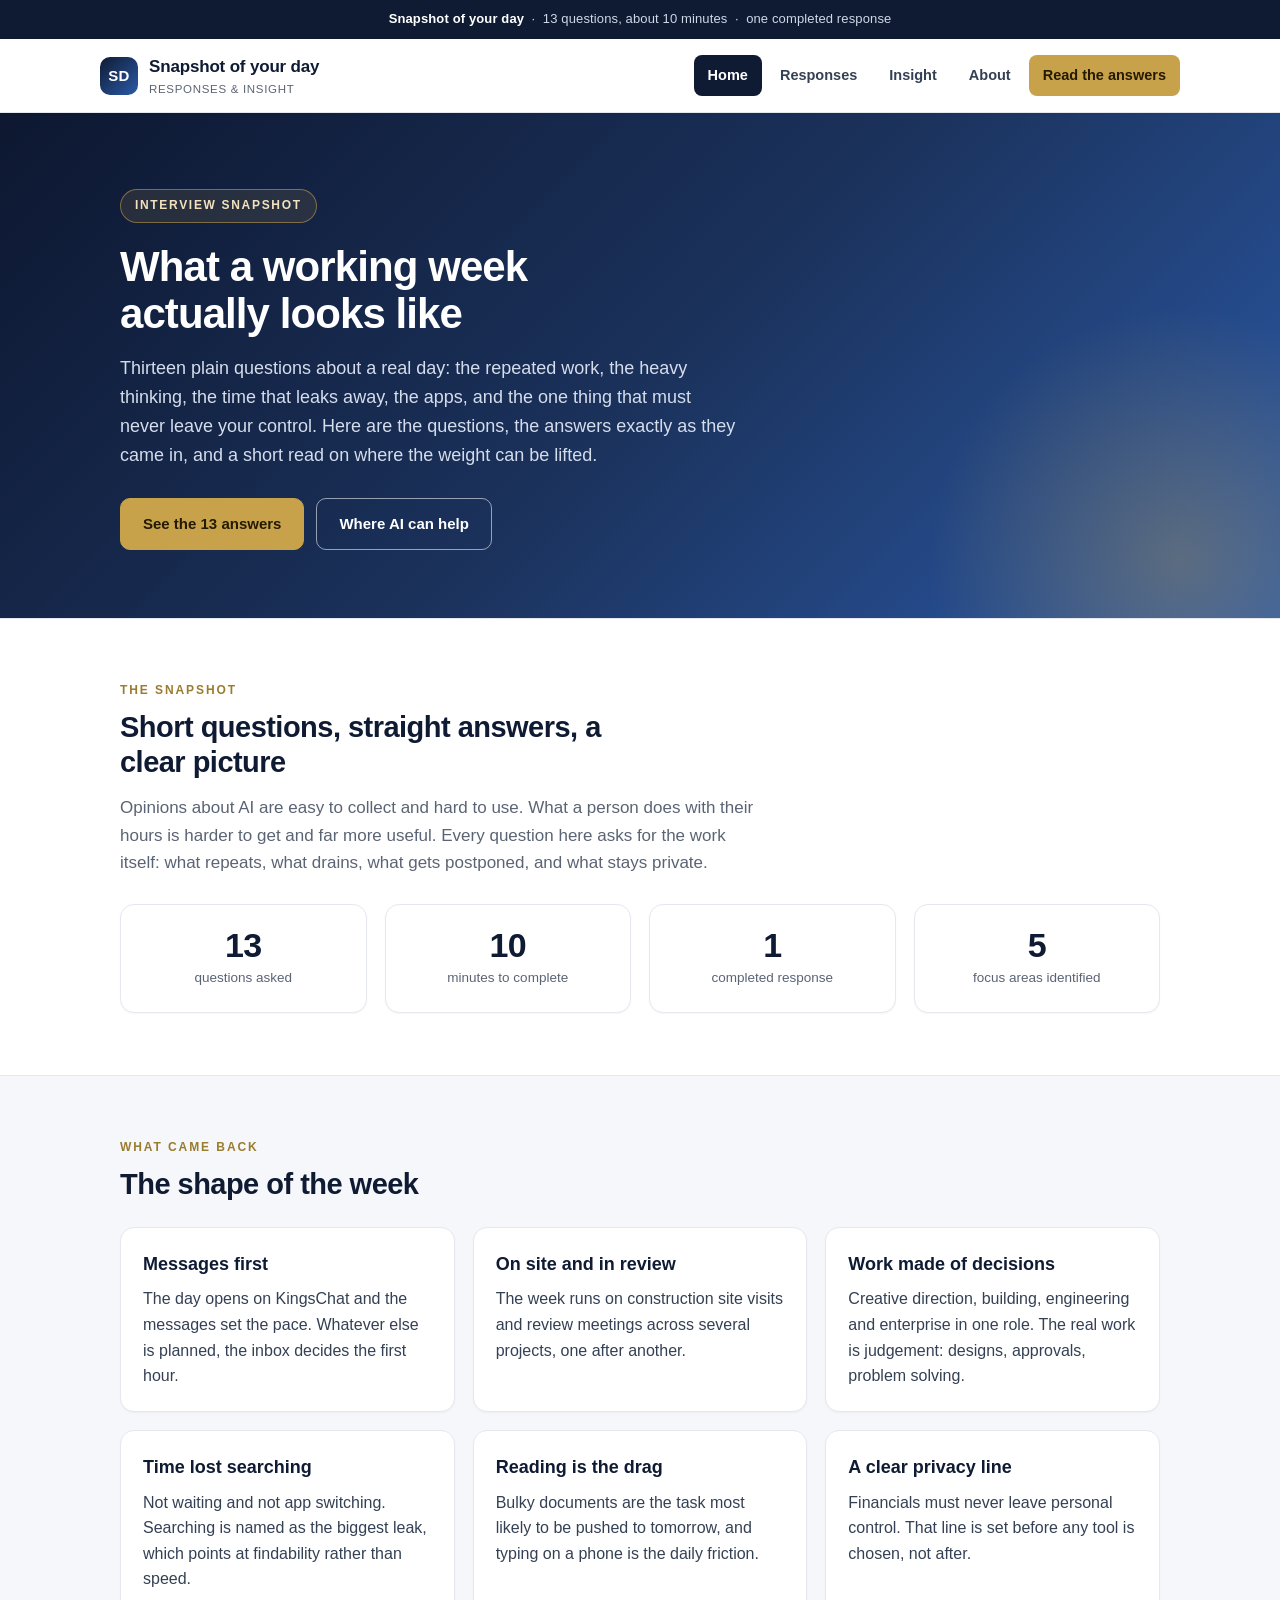
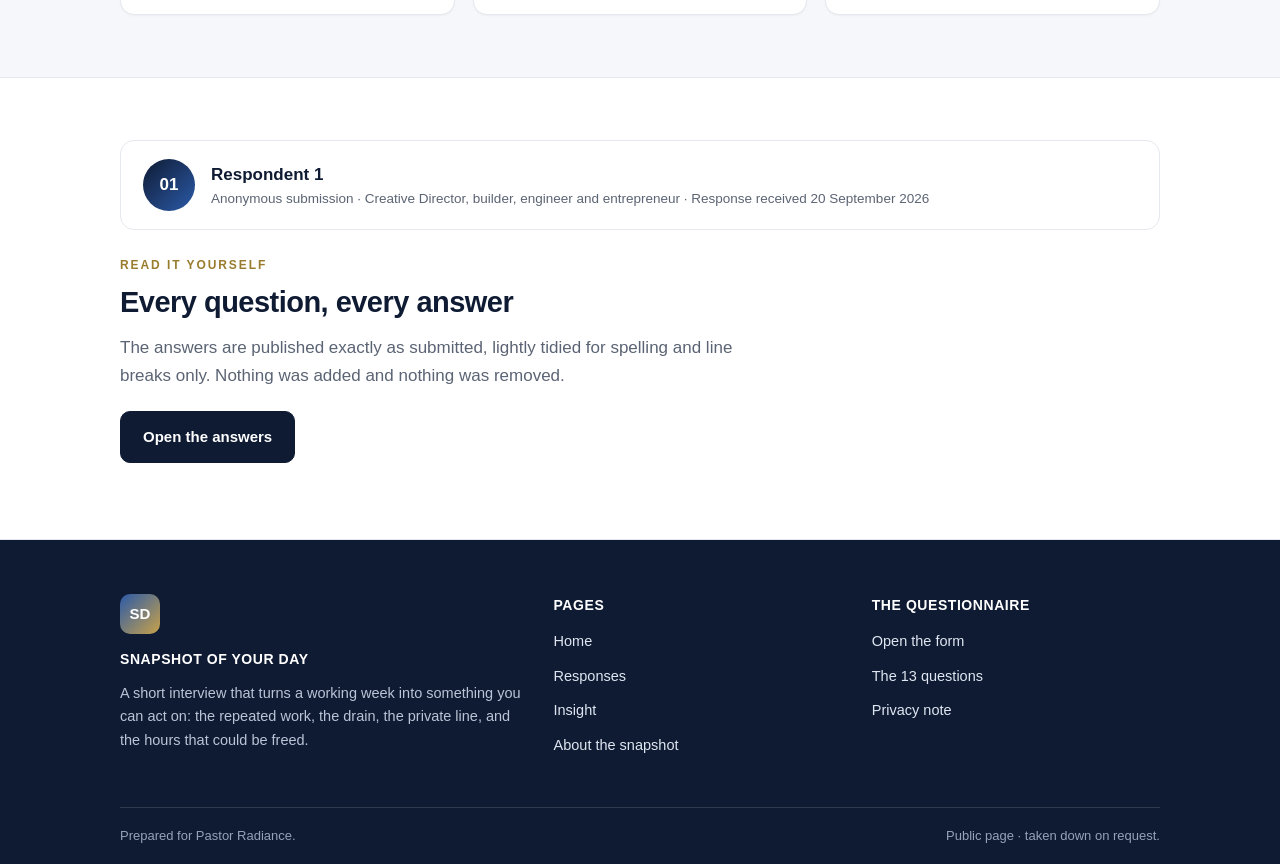
<file: index.html>
<!DOCTYPE html>
<html lang="en">
<head>
<meta charset="utf-8">
<meta name="viewport" content="width=device-width, initial-scale=1">
<title>Snapshot of your day — Responses</title>
<meta name="description" content="The questions, the answers and what they mean: a snapshot of how a working week is actually spent.">
<link rel="stylesheet" href="styles.css">
</head>
<body>

<div class="strip"><strong>Snapshot of your day</strong> &nbsp;·&nbsp; 13 questions, about 10 minutes &nbsp;·&nbsp; one completed response</div>

<header class="site-header">
  <div class="wrap bar">
    <a class="brand" href="index.html">
      <span class="mark">SD</span>
      <span>
        <span class="name">Snapshot of your day</span>
        <span class="tag">Responses &amp; insight</span>
      </span>
    </a>
    <nav class="menu">
      <ul>
        <li><a class="active" href="index.html">Home</a></li>
        <li><a href="responses.html">Responses</a></li>
        <li><a href="insights.html">Insight</a></li>
        <li><a href="about.html">About</a></li>
        <li><a class="cta" href="responses.html">Read the answers</a></li>
      </ul>
    </nav>
  </div>
</header>

<div class="hero">
  <div class="wrap">
    <span class="badge">Interview snapshot</span>
    <h1>What a working week actually looks like</h1>
    <p class="lead">Thirteen plain questions about a real day: the repeated work, the heavy thinking, the time that leaks away, the apps, and the one thing that must never leave your control. Here are the questions, the answers exactly as they came in, and a short read on where the weight can be lifted.</p>
    <div class="actions">
      <a class="btn btn--gold" href="responses.html">See the 13 answers</a>
      <a class="btn btn--ghost" href="insights.html">Where AI can help</a>
    </div>
  </div>
</div>

<section class="section--white">
  <div class="wrap">
    <p class="eyebrow">The snapshot</p>
    <h2>Short questions, straight answers, a clear picture</h2>
    <p class="sec-lead">Opinions about AI are easy to collect and hard to use. What a person does with their hours is harder to get and far more useful. Every question here asks for the work itself: what repeats, what drains, what gets postponed, and what stays private.</p>

    <div class="grid" style="margin-top:28px;grid-template-columns:repeat(auto-fit,minmax(190px,1fr))">
      <div class="card stat"><span class="n">13</span><span class="l">questions asked</span></div>
      <div class="card stat"><span class="n">10</span><span class="l">minutes to complete</span></div>
      <div class="card stat"><span class="n">1</span><span class="l">completed response</span></div>
      <div class="card stat"><span class="n">5</span><span class="l">focus areas identified</span></div>
    </div>
  </div>
</section>

<section>
  <div class="wrap">
    <p class="eyebrow">What came back</p>
    <h2>The shape of the week</h2>
    <div class="grid-3" style="margin-top:24px">
      <div class="card">
        <h3>Messages first</h3>
        <p>The day opens on KingsChat and the messages set the pace. Whatever else is planned, the inbox decides the first hour.</p>
      </div>
      <div class="card">
        <h3>On site and in review</h3>
        <p>The week runs on construction site visits and review meetings across several projects, one after another.</p>
      </div>
      <div class="card">
        <h3>Work made of decisions</h3>
        <p>Creative direction, building, engineering and enterprise in one role. The real work is judgement: designs, approvals, problem solving.</p>
      </div>
      <div class="card">
        <h3>Time lost searching</h3>
        <p>Not waiting and not app switching. Searching is named as the biggest leak, which points at findability rather than speed.</p>
      </div>
      <div class="card">
        <h3>Reading is the drag</h3>
        <p>Bulky documents are the task most likely to be pushed to tomorrow, and typing on a phone is the daily friction.</p>
      </div>
      <div class="card">
        <h3>A clear privacy line</h3>
        <p>Financials must never leave personal control. That line is set before any tool is chosen, not after.</p>
      </div>
    </div>
  </div>
</section>

<section class="section--white">
  <div class="wrap">
    <div class="person">
      <div class="avatar">01</div>
      <div>
        <div class="who">Respondent 1</div>
        <div class="meta">Anonymous submission · Creative Director, builder, engineer and entrepreneur · Response received 20 September 2026</div>
      </div>
    </div>
    <p class="eyebrow">Read it yourself</p>
    <h2>Every question, every answer</h2>
    <p class="sec-lead">The answers are published exactly as submitted, lightly tidied for spelling and line breaks only. Nothing was added and nothing was removed.</p>
    <p style="margin-top:22px"><a class="btn" href="responses.html">Open the answers</a></p>
  </div>
</section>

<footer class="site-footer">
  <div class="wrap">
    <div class="cols">
      <div>
        <div class="fmark">SD</div>
        <h4>Snapshot of your day</h4>
        <p>A short interview that turns a working week into something you can act on: the repeated work, the drain, the private line, and the hours that could be freed.</p>
      </div>
      <div>
        <h4>Pages</h4>
        <ul>
          <li><a href="index.html">Home</a></li>
          <li><a href="responses.html">Responses</a></li>
          <li><a href="insights.html">Insight</a></li>
          <li><a href="about.html">About the snapshot</a></li>
        </ul>
      </div>
      <div>
        <h4>The questionnaire</h4>
        <ul>
          <li><a href="https://radokuzor.github.io/snapshot-form/">Open the form</a></li>
          <li><a href="about.html#questions">The 13 questions</a></li>
          <li><a href="about.html#privacy">Privacy note</a></li>
        </ul>
      </div>
    </div>
    <div class="bar">
      <span>Prepared for Pastor Radiance.</span>
      <span>Public page · taken down on request.</span>
    </div>
  </div>
</footer>

</body>
</html>
</file>
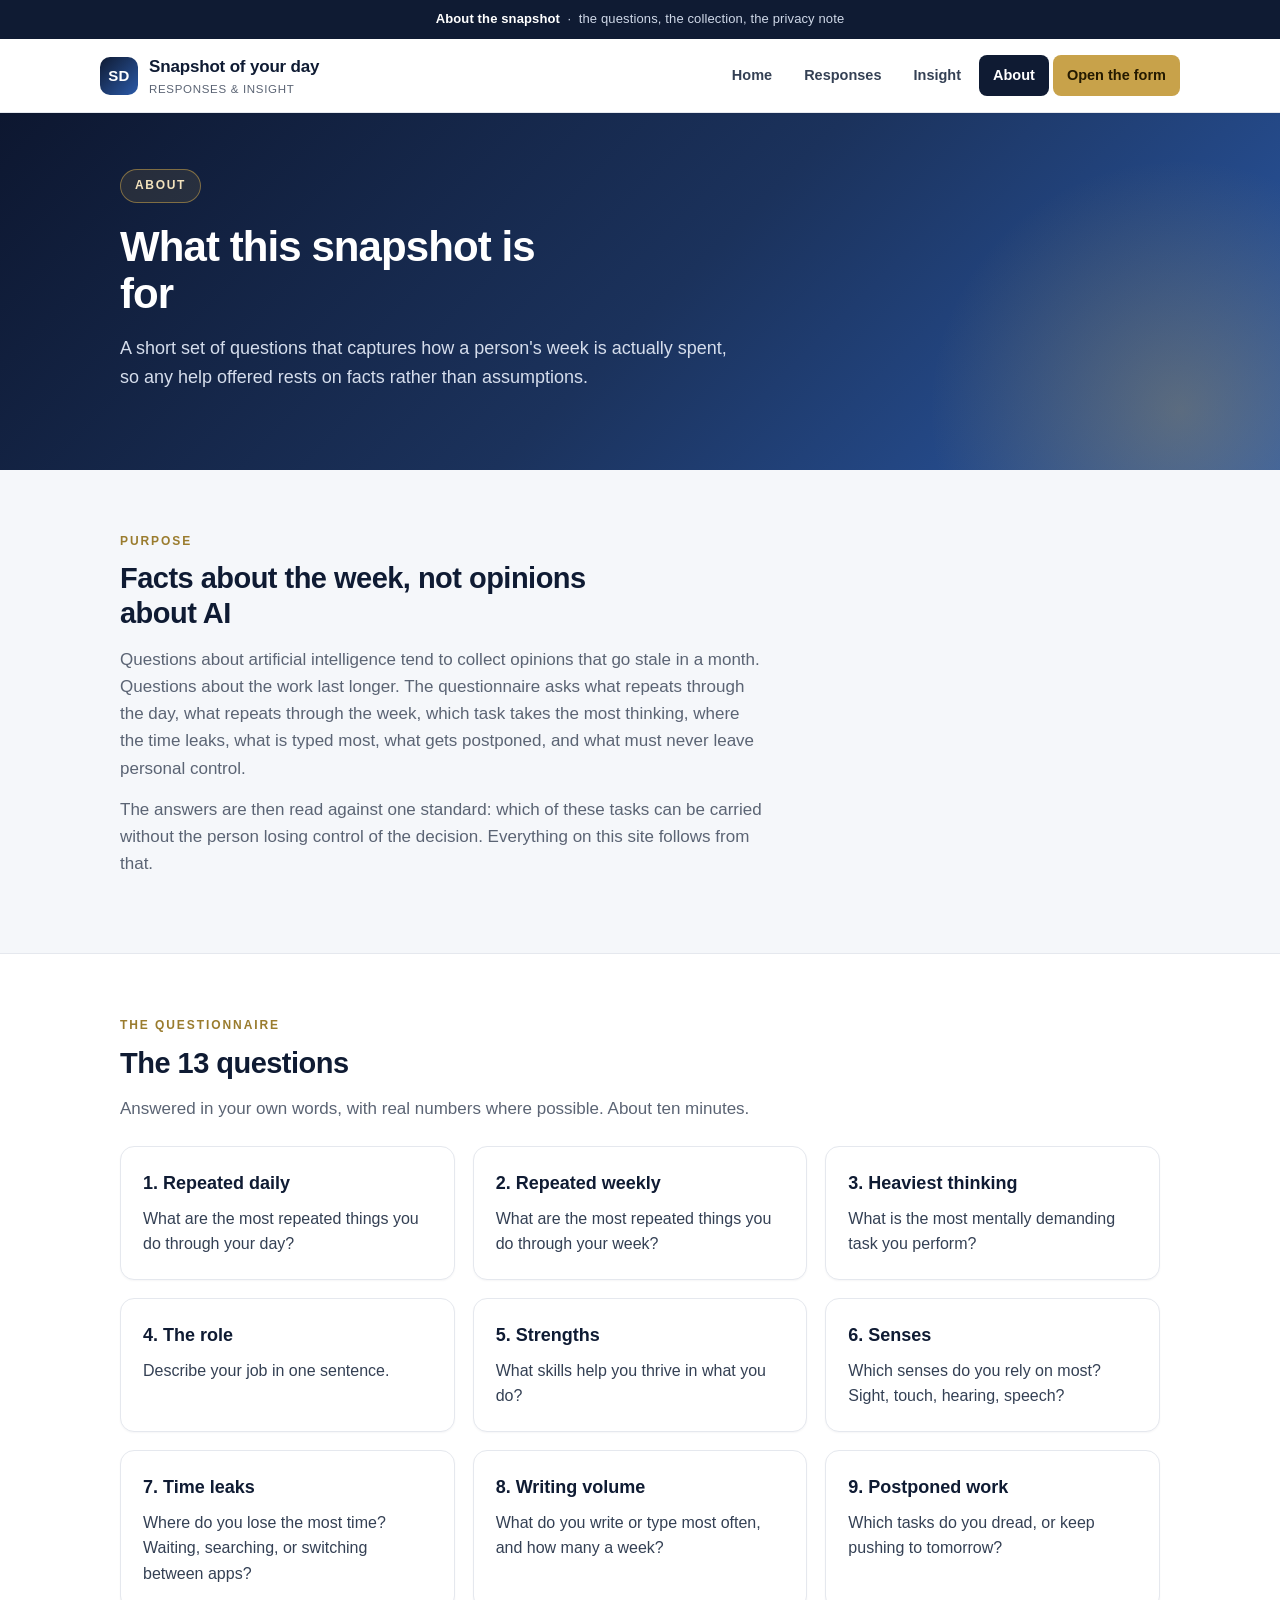
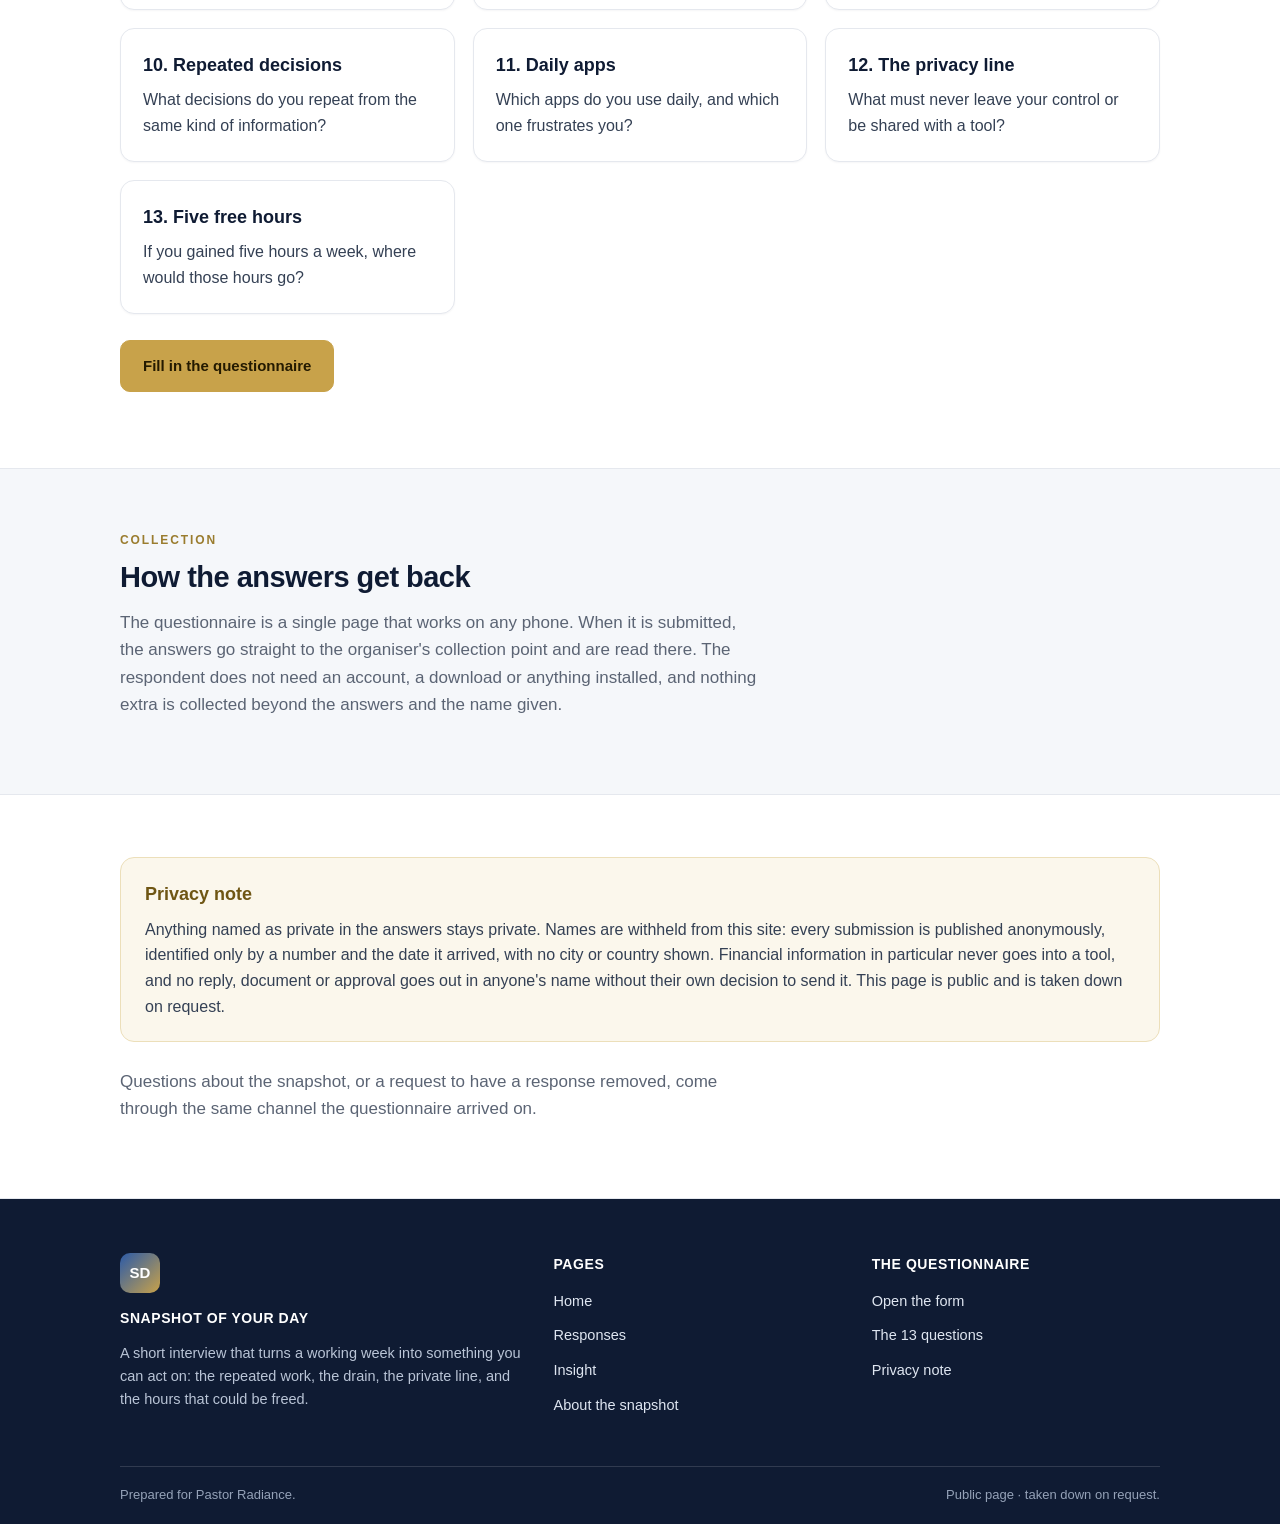
<file: about.html>
<!DOCTYPE html>
<html lang="en">
<head>
<meta charset="utf-8">
<meta name="viewport" content="width=device-width, initial-scale=1">
<title>About — Snapshot of your day</title>
<meta name="description" content="What the snapshot is, the 13 questions in full, how answers are collected and what stays private.">
<link rel="stylesheet" href="styles.css">
</head>
<body>

<div class="strip"><strong>About the snapshot</strong> &nbsp;·&nbsp; the questions, the collection, the privacy note</div>

<header class="site-header">
  <div class="wrap bar">
    <a class="brand" href="index.html">
      <span class="mark">SD</span>
      <span>
        <span class="name">Snapshot of your day</span>
        <span class="tag">Responses &amp; insight</span>
      </span>
    </a>
    <nav class="menu">
      <ul>
        <li><a href="index.html">Home</a></li>
        <li><a href="responses.html">Responses</a></li>
        <li><a href="insights.html">Insight</a></li>
        <li><a class="active" href="about.html">About</a></li>
        <li><a class="cta" href="https://radokuzor.github.io/snapshot-form/">Open the form</a></li>
      </ul>
    </nav>
  </div>
</header>

<div class="hero" style="padding:56px 0 50px">
  <div class="wrap">
    <span class="badge">About</span>
    <h1>What this snapshot is for</h1>
    <p class="lead">A short set of questions that captures how a person's week is actually spent, so any help offered rests on facts rather than assumptions.</p>
  </div>
</div>

<section>
  <div class="wrap">
    <p class="eyebrow">Purpose</p>
    <h2>Facts about the week, not opinions about AI</h2>
    <p class="sec-lead">Questions about artificial intelligence tend to collect opinions that go stale in a month. Questions about the work last longer. The questionnaire asks what repeats through the day, what repeats through the week, which task takes the most thinking, where the time leaks, what is typed most, what gets postponed, and what must never leave personal control.</p>
    <p class="sec-lead">The answers are then read against one standard: which of these tasks can be carried without the person losing control of the decision. Everything on this site follows from that.</p>
  </div>
</section>

<section class="section--white" id="questions">
  <div class="wrap">
    <p class="eyebrow">The questionnaire</p>
    <h2>The 13 questions</h2>
    <p class="sec-lead">Answered in your own words, with real numbers where possible. About ten minutes.</p>
    <div class="grid" style="margin-top:24px">
      <div class="card"><h3>1. Repeated daily</h3><p>What are the most repeated things you do through your day?</p></div>
      <div class="card"><h3>2. Repeated weekly</h3><p>What are the most repeated things you do through your week?</p></div>
      <div class="card"><h3>3. Heaviest thinking</h3><p>What is the most mentally demanding task you perform?</p></div>
      <div class="card"><h3>4. The role</h3><p>Describe your job in one sentence.</p></div>
      <div class="card"><h3>5. Strengths</h3><p>What skills help you thrive in what you do?</p></div>
      <div class="card"><h3>6. Senses</h3><p>Which senses do you rely on most? Sight, touch, hearing, speech?</p></div>
      <div class="card"><h3>7. Time leaks</h3><p>Where do you lose the most time? Waiting, searching, or switching between apps?</p></div>
      <div class="card"><h3>8. Writing volume</h3><p>What do you write or type most often, and how many a week?</p></div>
      <div class="card"><h3>9. Postponed work</h3><p>Which tasks do you dread, or keep pushing to tomorrow?</p></div>
      <div class="card"><h3>10. Repeated decisions</h3><p>What decisions do you repeat from the same kind of information?</p></div>
      <div class="card"><h3>11. Daily apps</h3><p>Which apps do you use daily, and which one frustrates you?</p></div>
      <div class="card"><h3>12. The privacy line</h3><p>What must never leave your control or be shared with a tool?</p></div>
      <div class="card"><h3>13. Five free hours</h3><p>If you gained five hours a week, where would those hours go?</p></div>
    </div>
    <p style="margin-top:26px"><a class="btn btn--gold" href="https://radokuzor.github.io/snapshot-form/">Fill in the questionnaire</a></p>
  </div>
</section>

<section>
  <div class="wrap">
    <p class="eyebrow">Collection</p>
    <h2>How the answers get back</h2>
    <p class="sec-lead">The questionnaire is a single page that works on any phone. When it is submitted, the answers go straight to the organiser's collection point and are read there. The respondent does not need an account, a download or anything installed, and nothing extra is collected beyond the answers and the name given.</p>
  </div>
</section>

<section class="section--white" id="privacy">
  <div class="wrap">
    <div class="callout">
      <h3>Privacy note</h3>
      <p>Anything named as private in the answers stays private. Names are withheld from this site: every submission is published anonymously, identified only by a number and the date it arrived, with no city or country shown. Financial information in particular never goes into a tool, and no reply, document or approval goes out in anyone's name without their own decision to send it. This page is public and is taken down on request.</p>
    </div>
    <p class="sec-lead" style="margin-top:26px">Questions about the snapshot, or a request to have a response removed, come through the same channel the questionnaire arrived on.</p>
  </div>
</section>

<footer class="site-footer">
  <div class="wrap">
    <div class="cols">
      <div>
        <div class="fmark">SD</div>
        <h4>Snapshot of your day</h4>
        <p>A short interview that turns a working week into something you can act on: the repeated work, the drain, the private line, and the hours that could be freed.</p>
      </div>
      <div>
        <h4>Pages</h4>
        <ul>
          <li><a href="index.html">Home</a></li>
          <li><a href="responses.html">Responses</a></li>
          <li><a href="insights.html">Insight</a></li>
          <li><a href="about.html">About the snapshot</a></li>
        </ul>
      </div>
      <div>
        <h4>The questionnaire</h4>
        <ul>
          <li><a href="https://radokuzor.github.io/snapshot-form/">Open the form</a></li>
          <li><a href="about.html#questions">The 13 questions</a></li>
          <li><a href="about.html#privacy">Privacy note</a></li>
        </ul>
      </div>
    </div>
    <div class="bar">
      <span>Prepared for Pastor Radiance.</span>
      <span>Public page · taken down on request.</span>
    </div>
  </div>
</footer>

</body>
</html>
</file>
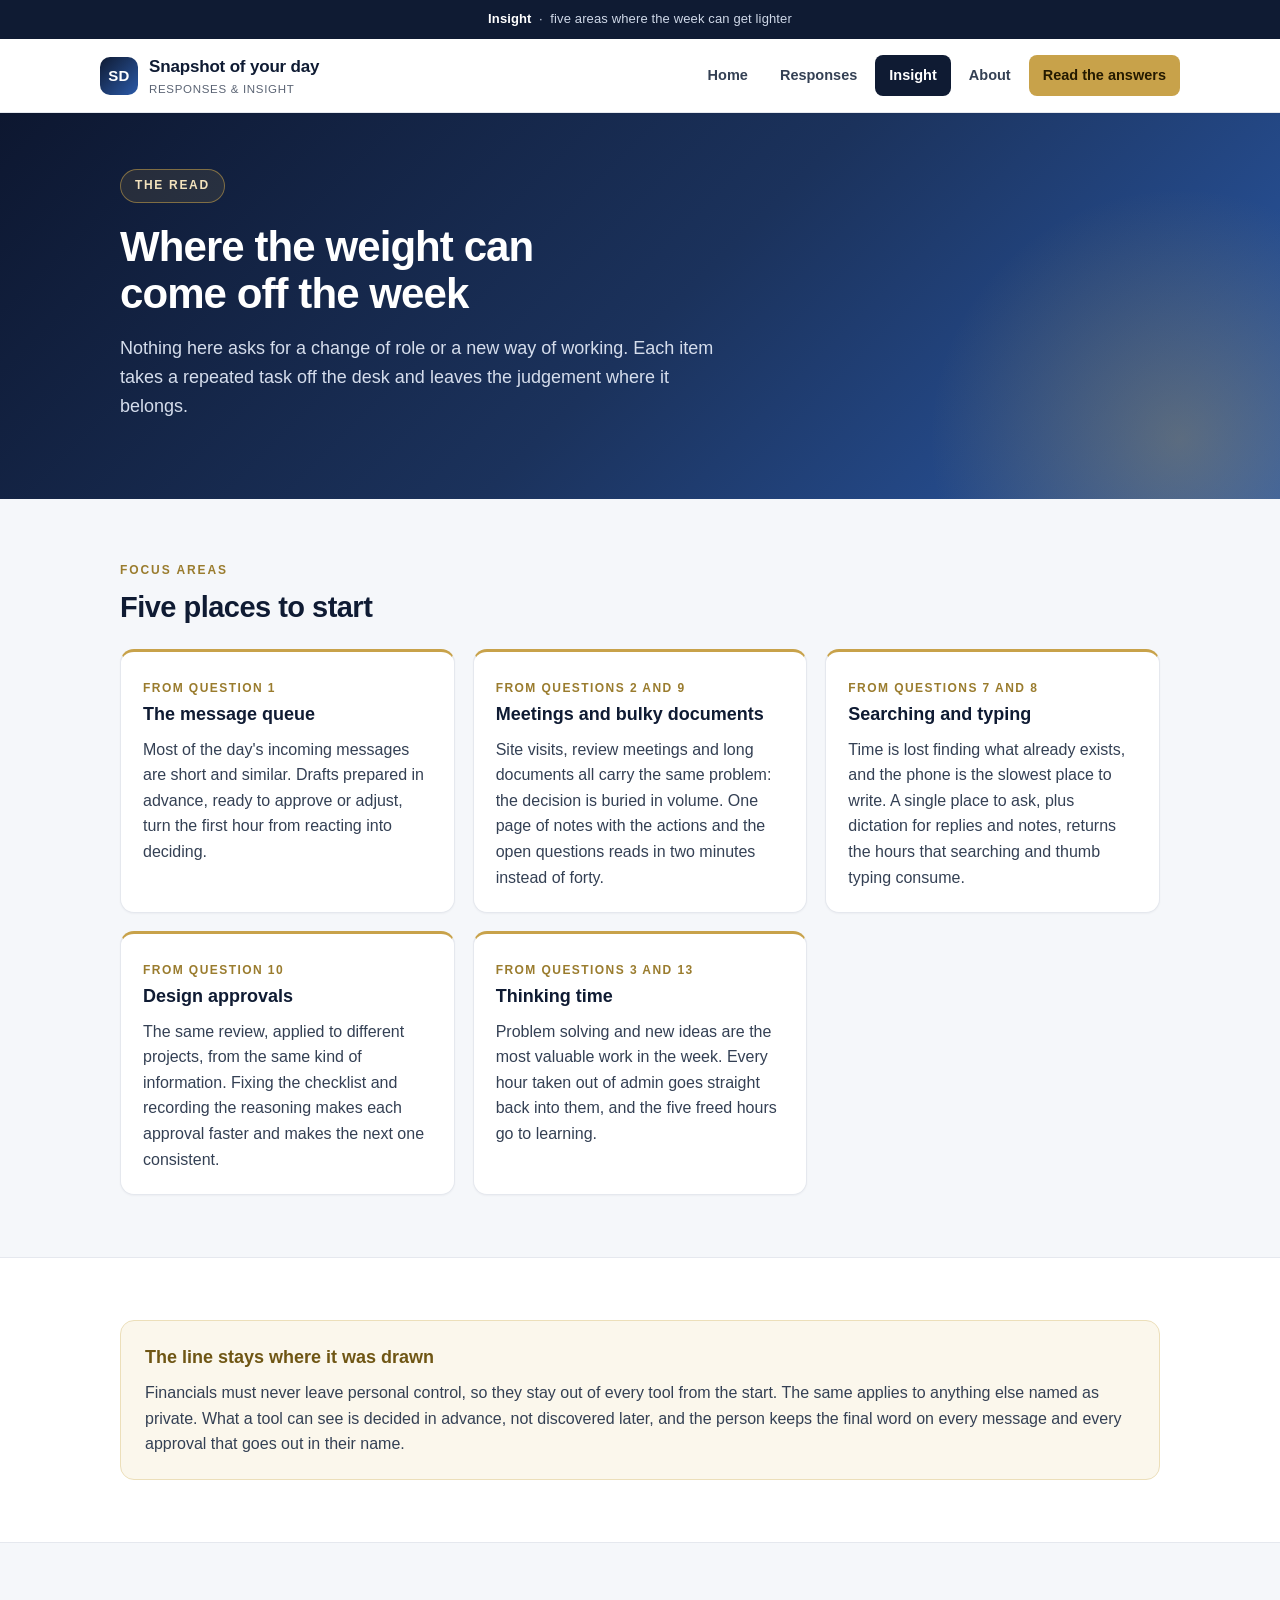
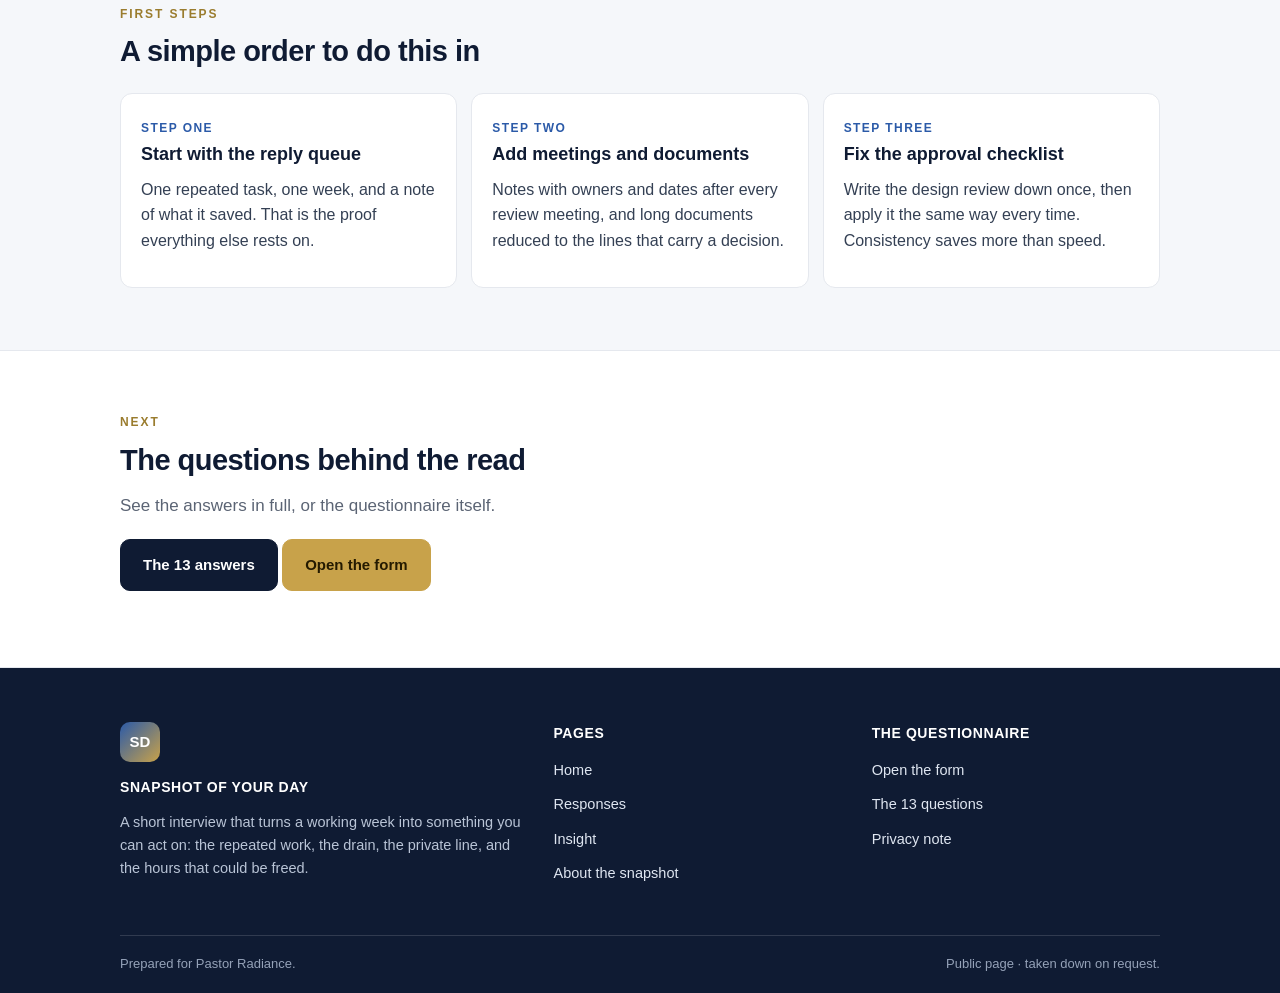
<file: insights.html>
<!DOCTYPE html>
<html lang="en">
<head>
<meta charset="utf-8">
<meta name="viewport" content="width=device-width, initial-scale=1">
<title>Insight — Snapshot of your day</title>
<meta name="description" content="Five places where the weight can come off the week, drawn from the answers.">
<link rel="stylesheet" href="styles.css">
</head>
<body>

<div class="strip"><strong>Insight</strong> &nbsp;·&nbsp; five areas where the week can get lighter</div>

<header class="site-header">
  <div class="wrap bar">
    <a class="brand" href="index.html">
      <span class="mark">SD</span>
      <span>
        <span class="name">Snapshot of your day</span>
        <span class="tag">Responses &amp; insight</span>
      </span>
    </a>
    <nav class="menu">
      <ul>
        <li><a href="index.html">Home</a></li>
        <li><a href="responses.html">Responses</a></li>
        <li><a class="active" href="insights.html">Insight</a></li>
        <li><a href="about.html">About</a></li>
        <li><a class="cta" href="responses.html">Read the answers</a></li>
      </ul>
    </nav>
  </div>
</header>

<div class="hero" style="padding:56px 0 50px">
  <div class="wrap">
    <span class="badge">The read</span>
    <h1>Where the weight can come off the week</h1>
    <p class="lead">Nothing here asks for a change of role or a new way of working. Each item takes a repeated task off the desk and leaves the judgement where it belongs.</p>
  </div>
</div>

<section>
  <div class="wrap">
    <p class="eyebrow">Focus areas</p>
    <h2>Five places to start</h2>
    <div class="grid-3" style="margin-top:24px">

      <div class="card takeaway">
        <span class="pin">From question 1</span>
        <h3>The message queue</h3>
        <p>Most of the day's incoming messages are short and similar. Drafts prepared in advance, ready to approve or adjust, turn the first hour from reacting into deciding.</p>
      </div>

      <div class="card takeaway">
        <span class="pin">From questions 2 and 9</span>
        <h3>Meetings and bulky documents</h3>
        <p>Site visits, review meetings and long documents all carry the same problem: the decision is buried in volume. One page of notes with the actions and the open questions reads in two minutes instead of forty.</p>
      </div>

      <div class="card takeaway">
        <span class="pin">From questions 7 and 8</span>
        <h3>Searching and typing</h3>
        <p>Time is lost finding what already exists, and the phone is the slowest place to write. A single place to ask, plus dictation for replies and notes, returns the hours that searching and thumb typing consume.</p>
      </div>

      <div class="card takeaway">
        <span class="pin">From question 10</span>
        <h3>Design approvals</h3>
        <p>The same review, applied to different projects, from the same kind of information. Fixing the checklist and recording the reasoning makes each approval faster and makes the next one consistent.</p>
      </div>

      <div class="card takeaway">
        <span class="pin">From questions 3 and 13</span>
        <h3>Thinking time</h3>
        <p>Problem solving and new ideas are the most valuable work in the week. Every hour taken out of admin goes straight back into them, and the five freed hours go to learning.</p>
      </div>

    </div>
  </div>
</section>

<section class="section--white">
  <div class="wrap">
    <div class="callout">
      <h3>The line stays where it was drawn</h3>
      <p>Financials must never leave personal control, so they stay out of every tool from the start. The same applies to anything else named as private. What a tool can see is decided in advance, not discovered later, and the person keeps the final word on every message and every approval that goes out in their name.</p>
    </div>
  </div>
</section>

<section>
  <div class="wrap">
    <p class="eyebrow">First steps</p>
    <h2>A simple order to do this in</h2>
    <div class="next" style="margin-top:24px">
      <div class="step">
        <span class="k">Step one</span>
        <h3>Start with the reply queue</h3>
        <p>One repeated task, one week, and a note of what it saved. That is the proof everything else rests on.</p>
      </div>
      <div class="step">
        <span class="k">Step two</span>
        <h3>Add meetings and documents</h3>
        <p>Notes with owners and dates after every review meeting, and long documents reduced to the lines that carry a decision.</p>
      </div>
      <div class="step">
        <span class="k">Step three</span>
        <h3>Fix the approval checklist</h3>
        <p>Write the design review down once, then apply it the same way every time. Consistency saves more than speed.</p>
      </div>
    </div>
  </div>
</section>

<section class="section--white">
  <div class="wrap">
    <p class="eyebrow">Next</p>
    <h2>The questions behind the read</h2>
    <p class="sec-lead">See the answers in full, or the questionnaire itself.</p>
    <p style="margin-top:20px">
      <a class="btn" href="responses.html">The 13 answers</a>
      <a class="btn btn--gold" href="https://radokuzor.github.io/snapshot-form/">Open the form</a>
    </p>
  </div>
</section>

<footer class="site-footer">
  <div class="wrap">
    <div class="cols">
      <div>
        <div class="fmark">SD</div>
        <h4>Snapshot of your day</h4>
        <p>A short interview that turns a working week into something you can act on: the repeated work, the drain, the private line, and the hours that could be freed.</p>
      </div>
      <div>
        <h4>Pages</h4>
        <ul>
          <li><a href="index.html">Home</a></li>
          <li><a href="responses.html">Responses</a></li>
          <li><a href="insights.html">Insight</a></li>
          <li><a href="about.html">About the snapshot</a></li>
        </ul>
      </div>
      <div>
        <h4>The questionnaire</h4>
        <ul>
          <li><a href="https://radokuzor.github.io/snapshot-form/">Open the form</a></li>
          <li><a href="about.html#questions">The 13 questions</a></li>
          <li><a href="about.html#privacy">Privacy note</a></li>
        </ul>
      </div>
    </div>
    <div class="bar">
      <span>Prepared for Pastor Radiance.</span>
      <span>Public page · taken down on request.</span>
    </div>
  </div>
</footer>

</body>
</html>
</file>
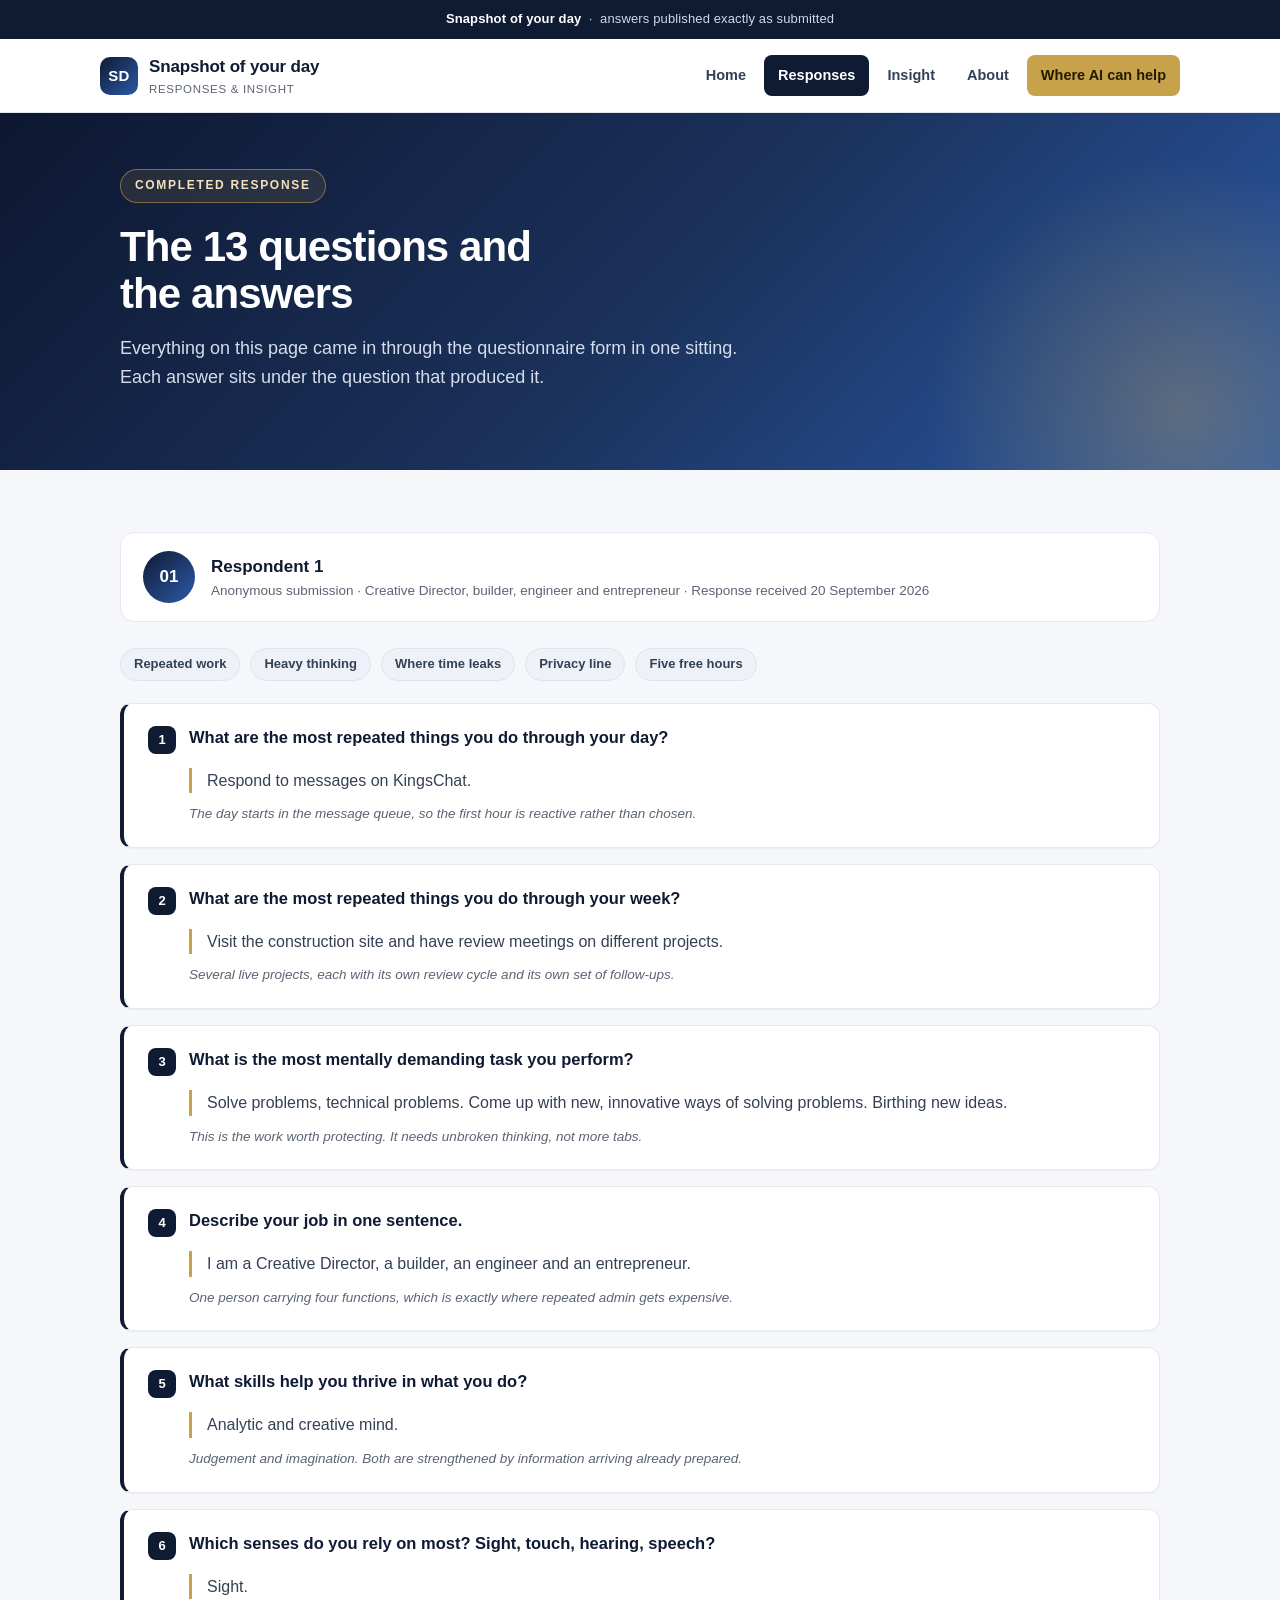
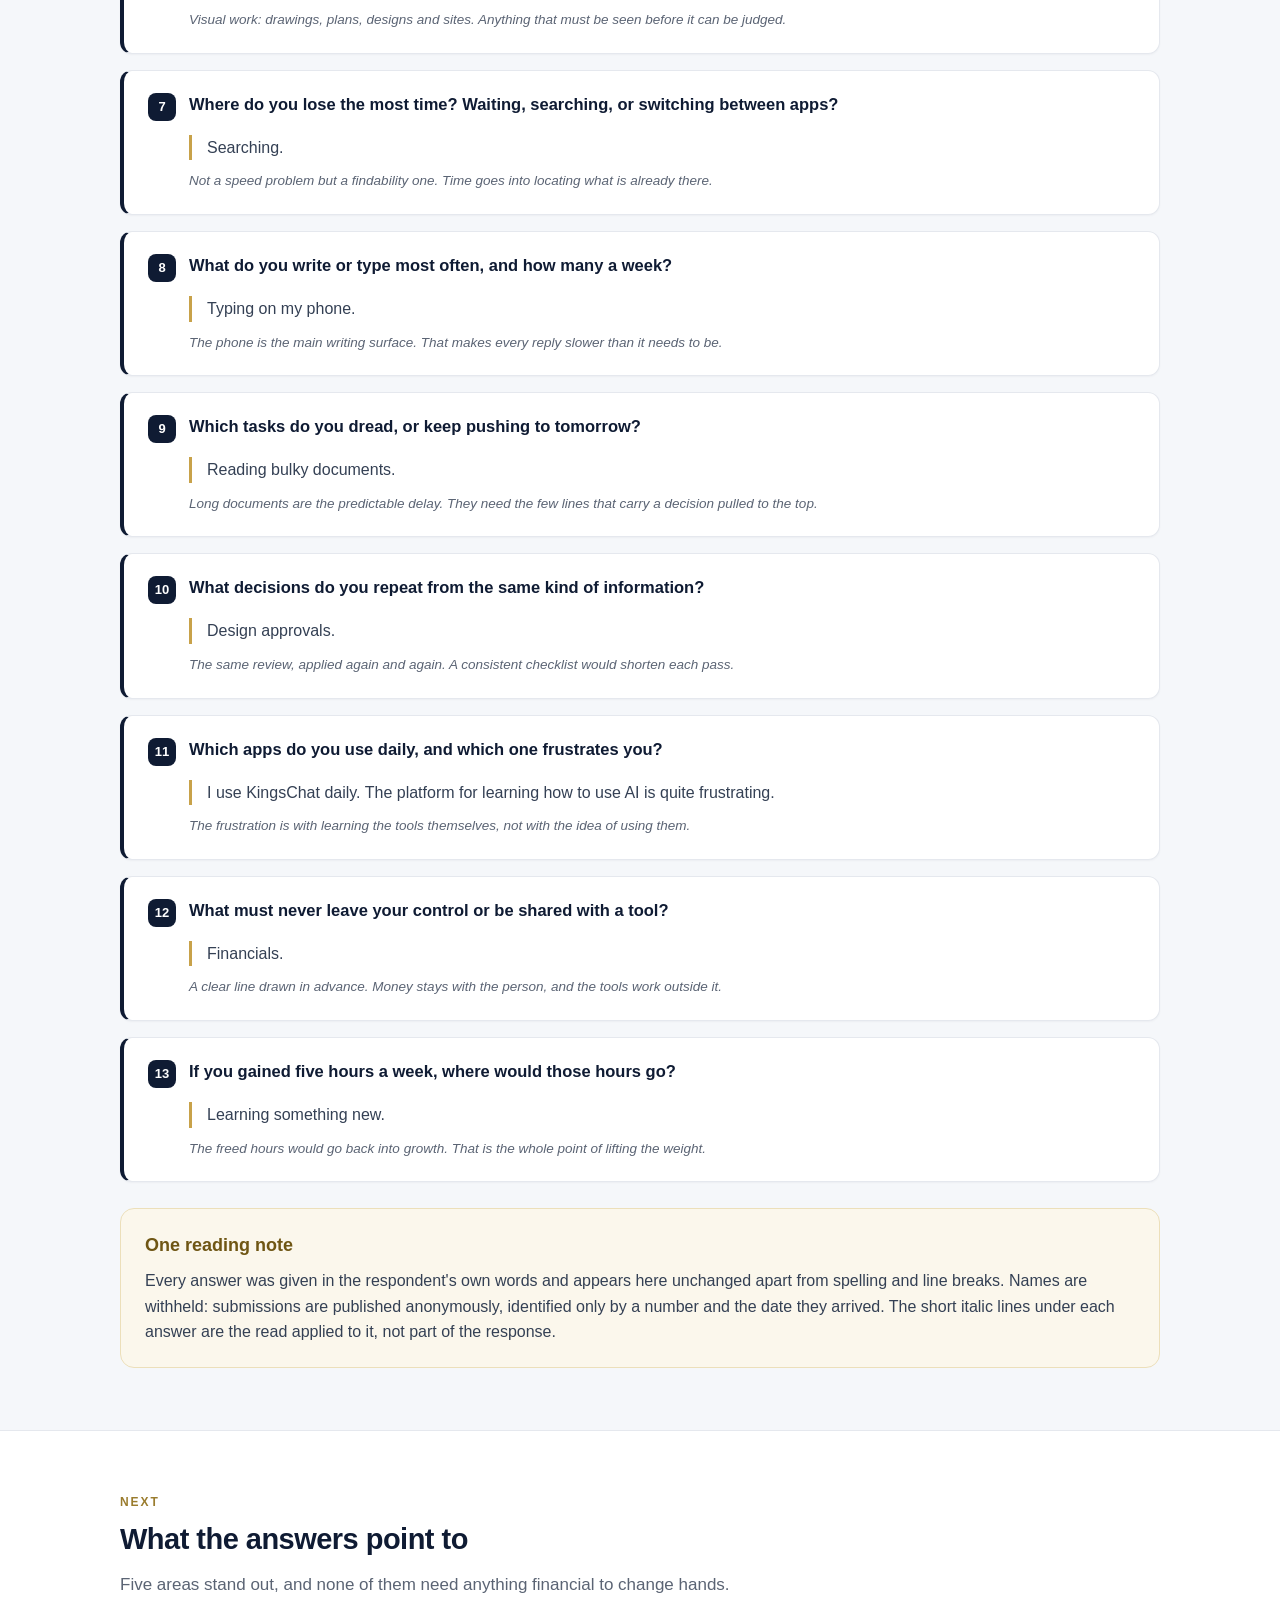
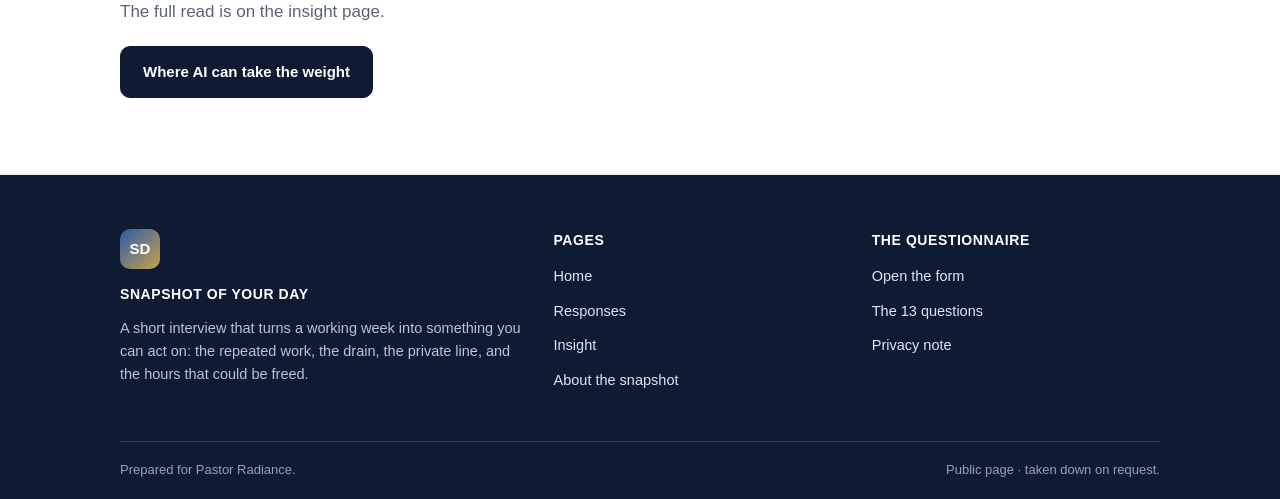
<file: responses.html>
<!DOCTYPE html>
<html lang="en">
<head>
<meta charset="utf-8">
<meta name="viewport" content="width=device-width, initial-scale=1">
<title>Responses — Snapshot of your day</title>
<meta name="description" content="The 13 questions in full, with the answers exactly as they were submitted.">
<link rel="stylesheet" href="styles.css">
</head>
<body>

<div class="strip"><strong>Snapshot of your day</strong> &nbsp;·&nbsp; answers published exactly as submitted</div>

<header class="site-header">
  <div class="wrap bar">
    <a class="brand" href="index.html">
      <span class="mark">SD</span>
      <span>
        <span class="name">Snapshot of your day</span>
        <span class="tag">Responses &amp; insight</span>
      </span>
    </a>
    <nav class="menu">
      <ul>
        <li><a href="index.html">Home</a></li>
        <li><a class="active" href="responses.html">Responses</a></li>
        <li><a href="insights.html">Insight</a></li>
        <li><a href="about.html">About</a></li>
        <li><a class="cta" href="insights.html">Where AI can help</a></li>
      </ul>
    </nav>
  </div>
</header>

<div class="hero" style="padding:56px 0 50px">
  <div class="wrap">
    <span class="badge">Completed response</span>
    <h1>The 13 questions and the answers</h1>
    <p class="lead">Everything on this page came in through the questionnaire form in one sitting. Each answer sits under the question that produced it.</p>
  </div>
</div>

<section>
  <div class="wrap">

    <div class="person">
      <div class="avatar">01</div>
      <div>
        <div class="who">Respondent 1</div>
        <div class="meta">Anonymous submission · Creative Director, builder, engineer and entrepreneur · Response received 20 September 2026</div>
      </div>
    </div>

    <ul class="answer-key">
      <li>Repeated work</li>
      <li>Heavy thinking</li>
      <li>Where time leaks</li>
      <li>Privacy line</li>
      <li>Five free hours</li>
    </ul>

    <div class="qa">
      <div class="qtext"><span class="num">1</span><span>What are the most repeated things you do through your day?</span></div>
      <div class="answer">Respond to messages on KingsChat.</div>
      <div class="note">The day starts in the message queue, so the first hour is reactive rather than chosen.</div>
    </div>

    <div class="qa">
      <div class="qtext"><span class="num">2</span><span>What are the most repeated things you do through your week?</span></div>
      <div class="answer">Visit the construction site and have review meetings on different projects.</div>
      <div class="note">Several live projects, each with its own review cycle and its own set of follow-ups.</div>
    </div>

    <div class="qa">
      <div class="qtext"><span class="num">3</span><span>What is the most mentally demanding task you perform?</span></div>
      <div class="answer">Solve problems, technical problems. Come up with new, innovative ways of solving problems. Birthing new ideas.</div>
      <div class="note">This is the work worth protecting. It needs unbroken thinking, not more tabs.</div>
    </div>

    <div class="qa">
      <div class="qtext"><span class="num">4</span><span>Describe your job in one sentence.</span></div>
      <div class="answer">I am a Creative Director, a builder, an engineer and an entrepreneur.</div>
      <div class="note">One person carrying four functions, which is exactly where repeated admin gets expensive.</div>
    </div>

    <div class="qa">
      <div class="qtext"><span class="num">5</span><span>What skills help you thrive in what you do?</span></div>
      <div class="answer">Analytic and creative mind.</div>
      <div class="note">Judgement and imagination. Both are strengthened by information arriving already prepared.</div>
    </div>

    <div class="qa">
      <div class="qtext"><span class="num">6</span><span>Which senses do you rely on most? Sight, touch, hearing, speech?</span></div>
      <div class="answer">Sight.</div>
      <div class="note">Visual work: drawings, plans, designs and sites. Anything that must be seen before it can be judged.</div>
    </div>

    <div class="qa">
      <div class="qtext"><span class="num">7</span><span>Where do you lose the most time? Waiting, searching, or switching between apps?</span></div>
      <div class="answer">Searching.</div>
      <div class="note">Not a speed problem but a findability one. Time goes into locating what is already there.</div>
    </div>

    <div class="qa">
      <div class="qtext"><span class="num">8</span><span>What do you write or type most often, and how many a week?</span></div>
      <div class="answer">Typing on my phone.</div>
      <div class="note">The phone is the main writing surface. That makes every reply slower than it needs to be.</div>
    </div>

    <div class="qa">
      <div class="qtext"><span class="num">9</span><span>Which tasks do you dread, or keep pushing to tomorrow?</span></div>
      <div class="answer">Reading bulky documents.</div>
      <div class="note">Long documents are the predictable delay. They need the few lines that carry a decision pulled to the top.</div>
    </div>

    <div class="qa">
      <div class="qtext"><span class="num">10</span><span>What decisions do you repeat from the same kind of information?</span></div>
      <div class="answer">Design approvals.</div>
      <div class="note">The same review, applied again and again. A consistent checklist would shorten each pass.</div>
    </div>

    <div class="qa">
      <div class="qtext"><span class="num">11</span><span>Which apps do you use daily, and which one frustrates you?</span></div>
      <div class="answer">I use KingsChat daily. The platform for learning how to use AI is quite frustrating.</div>
      <div class="note">The frustration is with learning the tools themselves, not with the idea of using them.</div>
    </div>

    <div class="qa">
      <div class="qtext"><span class="num">12</span><span>What must never leave your control or be shared with a tool?</span></div>
      <div class="answer">Financials.</div>
      <div class="note">A clear line drawn in advance. Money stays with the person, and the tools work outside it.</div>
    </div>

    <div class="qa">
      <div class="qtext"><span class="num">13</span><span>If you gained five hours a week, where would those hours go?</span></div>
      <div class="answer">Learning something new.</div>
      <div class="note">The freed hours would go back into growth. That is the whole point of lifting the weight.</div>
    </div>

    <div class="callout" style="margin-top:26px">
      <h3>One reading note</h3>
      <p>Every answer was given in the respondent's own words and appears here unchanged apart from spelling and line breaks. Names are withheld: submissions are published anonymously, identified only by a number and the date they arrived. The short italic lines under each answer are the read applied to it, not part of the response.</p>
    </div>

  </div>
</section>

<section class="section--white">
  <div class="wrap">
    <p class="eyebrow">Next</p>
    <h2>What the answers point to</h2>
    <p class="sec-lead">Five areas stand out, and none of them need anything financial to change hands. The full read is on the insight page.</p>
    <p style="margin-top:20px"><a class="btn" href="insights.html">Where AI can take the weight</a></p>
  </div>
</section>

<footer class="site-footer">
  <div class="wrap">
    <div class="cols">
      <div>
        <div class="fmark">SD</div>
        <h4>Snapshot of your day</h4>
        <p>A short interview that turns a working week into something you can act on: the repeated work, the drain, the private line, and the hours that could be freed.</p>
      </div>
      <div>
        <h4>Pages</h4>
        <ul>
          <li><a href="index.html">Home</a></li>
          <li><a href="responses.html">Responses</a></li>
          <li><a href="insights.html">Insight</a></li>
          <li><a href="about.html">About the snapshot</a></li>
        </ul>
      </div>
      <div>
        <h4>The questionnaire</h4>
        <ul>
          <li><a href="https://radokuzor.github.io/snapshot-form/">Open the form</a></li>
          <li><a href="about.html#questions">The 13 questions</a></li>
          <li><a href="about.html#privacy">Privacy note</a></li>
        </ul>
      </div>
    </div>
    <div class="bar">
      <span>Prepared for Pastor Radiance.</span>
      <span>Public page · taken down on request.</span>
    </div>
  </div>
</footer>

</body>
</html>
</file>
<file: styles.css>
/* Snapshot of your day — site styles */
:root {
  --navy: #0f1b33;
  --navy-2: #1b325c;
  --blue: #2b5aa8;
  --gold: #c8a24a;
  --ink: #101828;
  --muted: #5b6474;
  --line: #e5e8ee;
  --bg: #f5f7fa;
  --card: #ffffff;
}

* { box-sizing: border-box; }

html { scroll-behavior: smooth; }

body {
  margin: 0;
  font-family: -apple-system, BlinkMacSystemFont, "Segoe UI", Roboto, Helvetica, Arial, sans-serif;
  color: var(--ink);
  background: var(--bg);
  line-height: 1.6;
  -webkit-font-smoothing: antialiased;
}

a { color: var(--blue); }
img { max-width: 100%; }

.wrap { max-width: 1080px; margin: 0 auto; padding: 0 20px; }

/* ---------- top banner strip ---------- */
.strip {
  background: var(--navy);
  color: #cfd8e8;
  font-size: 13px;
  letter-spacing: .01em;
  text-align: center;
  padding: 9px 16px;
}
.strip strong { color: #fff; font-weight: 600; }

/* ---------- header + menu ---------- */
.site-header {
  position: sticky;
  top: 0;
  z-index: 20;
  background: #fff;
  border-bottom: 1px solid var(--line);
  box-shadow: 0 1px 3px rgba(16, 24, 40, .04);
}
.site-header .bar {
  display: flex;
  align-items: center;
  justify-content: space-between;
  gap: 18px;
  flex-wrap: wrap;
  padding: 14px 0;
}
.brand {
  display: flex;
  align-items: center;
  gap: 11px;
  text-decoration: none;
  color: var(--navy);
}
.brand .mark {
  width: 38px; height: 38px;
  border-radius: 10px;
  background: linear-gradient(135deg, var(--navy), var(--blue));
  color: #fff;
  font-weight: 700;
  font-size: 15px;
  display: flex; align-items: center; justify-content: center;
  letter-spacing: .02em;
}
.brand .name { font-weight: 700; font-size: 17px; letter-spacing: -.01em; }
.brand .tag { display: block; font-size: 11.5px; color: var(--muted); font-weight: 500; letter-spacing: .06em; text-transform: uppercase; }

nav.menu ul {
  list-style: none;
  display: flex;
  align-items: center;
  gap: 4px;
  margin: 0; padding: 0;
  flex-wrap: wrap;
}
nav.menu a {
  display: block;
  padding: 9px 14px;
  border-radius: 8px;
  font-size: 14.5px;
  font-weight: 600;
  color: #344054;
  text-decoration: none;
}
nav.menu a:hover { background: #f0f3f8; color: var(--navy); }
nav.menu a.active { background: var(--navy); color: #fff; }
nav.menu a.cta { background: var(--gold); color: #241a00; }
nav.menu a.cta:hover { background: #b9923c; color: #241a00; }

/* ---------- hero banner ---------- */
.hero {
  position: relative;
  overflow: hidden;
  background: linear-gradient(135deg, #0d1730 0%, #1b325c 52%, #2b5aa8 100%);
  color: #fff;
  padding: 76px 0 68px;
}
.hero:after {
  content: "";
  position: absolute;
  right: -160px; bottom: -200px;
  width: 520px; height: 520px;
  border-radius: 50%;
  background: radial-gradient(circle, rgba(200, 162, 74, .32), rgba(200, 162, 74, 0) 68%);
}
.hero .wrap { position: relative; z-index: 2; }
.badge {
  display: inline-block;
  font-size: 12px;
  font-weight: 700;
  letter-spacing: .14em;
  text-transform: uppercase;
  color: #f3e3bd;
  border: 1px solid rgba(200, 162, 74, .55);
  background: rgba(200, 162, 74, .12);
  border-radius: 999px;
  padding: 6px 14px;
  margin-bottom: 20px;
}
.hero h1 {
  font-size: 42px;
  line-height: 1.14;
  letter-spacing: -.022em;
  margin: 0 0 16px;
  max-width: 20ch;
}
.hero p.lead {
  font-size: 18px;
  color: #d5ddec;
  max-width: 62ch;
  margin: 0 0 28px;
}
.hero .actions { display: flex; gap: 12px; flex-wrap: wrap; }

.btn {
  display: inline-block;
  border: 1px solid var(--navy);
  background: var(--navy);
  color: #fff;
  font-size: 15px;
  font-weight: 600;
  padding: 13px 22px;
  border-radius: 10px;
  text-decoration: none;
}
.btn:hover { background: #182b4d; border-color: #182b4d; }
.btn--gold { background: var(--gold); border-color: var(--gold); color: #241a00; }
.btn--gold:hover { background: #b9923c; border-color: #b9923c; }
.btn--ghost { background: transparent; border-color: rgba(255, 255, 255, .55); color: #fff; }
.btn--ghost:hover { background: rgba(255, 255, 255, .12); border-color: #fff; }

/* ---------- sections ---------- */
section { padding: 62px 0; }
.section--white { background: #fff; border-top: 1px solid var(--line); border-bottom: 1px solid var(--line); }
.eyebrow {
  font-size: 12px;
  font-weight: 700;
  letter-spacing: .16em;
  text-transform: uppercase;
  color: #9a7c2e;
  margin: 0 0 10px;
}
h2 {
  font-size: 29px;
  line-height: 1.22;
  letter-spacing: -.018em;
  margin: 0 0 14px;
  color: var(--navy);
  max-width: 34ch;
}
h3 { font-size: 18px; margin: 0 0 8px; color: var(--navy); }
p { margin: 0 0 14px; color: #344054; }
.sec-lead { font-size: 17px; color: var(--muted); max-width: 68ch; }

.grid { display: grid; gap: 18px; grid-template-columns: repeat(auto-fit, minmax(248px, 1fr)); }
.grid-3 { display: grid; gap: 18px; grid-template-columns: repeat(auto-fit, minmax(280px, 1fr)); }

.card {
  background: var(--card);
  border: 1px solid var(--line);
  border-radius: 14px;
  padding: 22px;
  box-shadow: 0 1px 2px rgba(16, 24, 40, .04);
}
.card p:last-child { margin-bottom: 0; }

.stat { text-align: center; }
.stat .n { display: block; font-size: 34px; font-weight: 700; color: var(--navy); letter-spacing: -.02em; line-height: 1.1; }
.stat .l { font-size: 13.5px; color: var(--muted); }

/* ---------- Q&A ---------- */
.qa {
  background: #fff;
  border: 1px solid var(--line);
  border-left: 4px solid var(--navy);
  border-radius: 12px;
  padding: 22px 24px;
  margin-bottom: 16px;
  box-shadow: 0 1px 2px rgba(16, 24, 40, .04);
}
.qa .qtext {
  display: flex;
  gap: 13px;
  align-items: flex-start;
  font-size: 16.5px;
  font-weight: 700;
  color: var(--navy);
  line-height: 1.42;
}
.qa .num {
  flex: 0 0 28px;
  height: 28px;
  line-height: 28px;
  border-radius: 8px;
  background: var(--navy);
  color: #fff;
  font-size: 13px;
  font-weight: 700;
  text-align: center;
}
.qa .answer {
  margin: 14px 0 0 41px;
  padding-left: 15px;
  border-left: 3px solid var(--gold);
  color: #344054;
  font-size: 16px;
  white-space: pre-line;
}
.qa .note { margin: 10px 0 0 41px; font-size: 13.5px; color: var(--muted); font-style: italic; }

.answer-key { display: flex; gap: 10px; flex-wrap: wrap; margin: 0 0 22px; padding: 0; list-style: none; }
.answer-key li {
  font-size: 13px;
  font-weight: 600;
  color: #344054;
  background: #eef2f8;
  border: 1px solid #dde4ee;
  border-radius: 999px;
  padding: 5px 13px;
}

.person {
  display: flex;
  gap: 16px;
  align-items: center;
  background: #fff;
  border: 1px solid var(--line);
  border-radius: 14px;
  padding: 18px 22px;
  margin-bottom: 26px;
}
.person .avatar {
  width: 52px; height: 52px;
  flex: 0 0 52px;
  border-radius: 50%;
  background: linear-gradient(135deg, var(--navy), var(--blue));
  color: #fff;
  font-weight: 700;
  display: flex; align-items: center; justify-content: center;
  font-size: 17px;
}
.person .who { font-weight: 700; color: var(--navy); font-size: 17px; }
.person .meta { font-size: 13.5px; color: var(--muted); }

.takeaway { border-top: 3px solid var(--gold); }
.takeaway h3 { display: flex; gap: 10px; align-items: baseline; }
.takeaway .pin { font-size: 12px; font-weight: 700; letter-spacing: .12em; text-transform: uppercase; color: #9a7c2e; }

.callout {
  background: #fbf7ec;
  border: 1px solid #ecdfba;
  border-radius: 14px;
  padding: 22px 24px;
}
.callout h3 { color: #6f5614; }
.callout p:last-child { margin-bottom: 0; }

.next { display: grid; gap: 14px; grid-template-columns: repeat(auto-fit, minmax(260px, 1fr)); }
.next .step { background: #fff; border: 1px solid var(--line); border-radius: 12px; padding: 20px; }
.next .step .k { font-size: 12px; font-weight: 700; letter-spacing: .12em; text-transform: uppercase; color: var(--blue); }

/* ---------- footer ---------- */
footer.site-footer { background: var(--navy); color: #b9c4d6; margin-top: 0; padding: 54px 0 0; }
footer.site-footer .cols { display: grid; gap: 30px; grid-template-columns: 1.4fr 1fr 1fr; }
footer.site-footer h4 { color: #fff; font-size: 14px; letter-spacing: .04em; text-transform: uppercase; margin: 0 0 12px; }
footer.site-footer p { color: #b9c4d6; font-size: 14.5px; }
footer.site-footer ul { list-style: none; margin: 0; padding: 0; }
footer.site-footer li { margin-bottom: 9px; }
footer.site-footer a { color: #dfe6f1; text-decoration: none; font-size: 14.5px; }
footer.site-footer a:hover { color: #fff; text-decoration: underline; }
footer.site-footer .fmark {
  width: 40px; height: 40px; border-radius: 10px;
  background: linear-gradient(135deg, #2b5aa8, #c8a24a);
  color: #fff; font-weight: 700; font-size: 15px;
  display: flex; align-items: center; justify-content: center; margin-bottom: 14px;
}
footer.site-footer .bar {
  margin-top: 40px;
  border-top: 1px solid rgba(255, 255, 255, .14);
  padding: 18px 0;
  display: flex;
  justify-content: space-between;
  gap: 14px;
  flex-wrap: wrap;
  font-size: 13px;
  color: #95a2b8;
}

@media (max-width: 760px) {
  .hero { padding: 56px 0 50px; }
  .hero h1 { font-size: 31px; }
  .hero p.lead { font-size: 16.5px; }
  h2 { font-size: 24px; }
  section { padding: 46px 0; }
  .qa .answer { margin-left: 0; }
  .qa .note { margin-left: 0; }
  footer.site-footer .cols { grid-template-columns: 1fr; }
  nav.menu a { padding: 8px 10px; font-size: 14px; }
}
</file>
